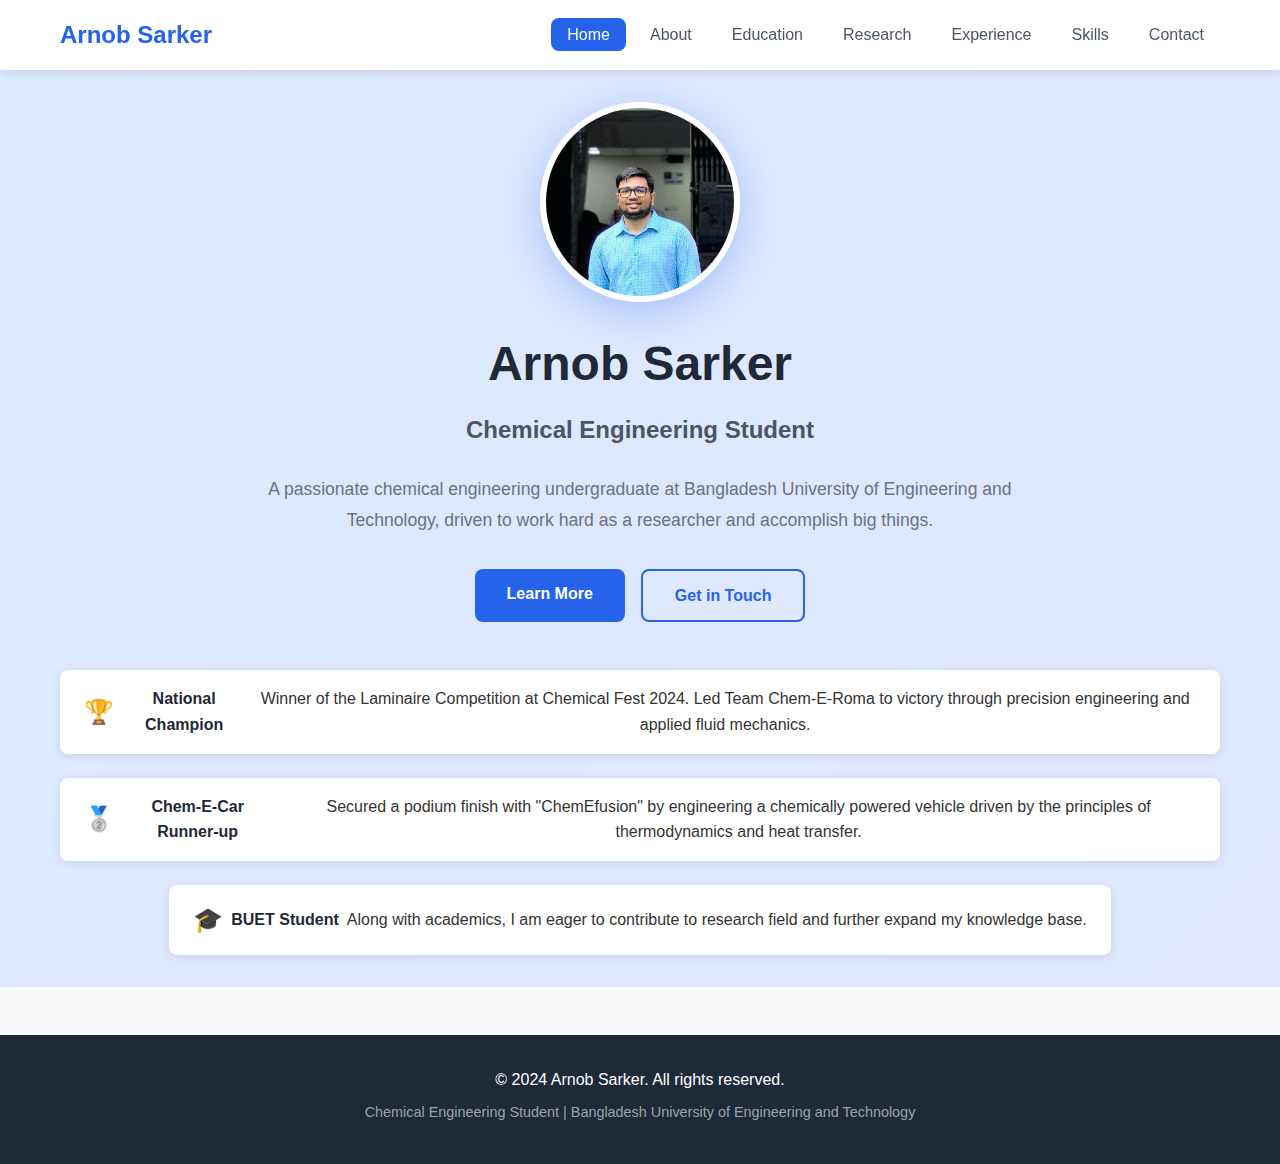
<file: index.html>
<!DOCTYPE html>
<html lang="en">
<head>
    <meta charset="UTF-8">
    <meta name="viewport" content="width=device-width, initial-scale=1.0">
    <title>Arnob Sarker - Chemical Engineering Student</title>
    <link rel="stylesheet" href="css/style.css">
</head>
<body>
    <nav class="navbar">
        <div class="container">
            <div class="logo">Arnob Sarker</div>
            <div class="hamburger" id="hamburger">
                <span></span>
                <span></span>
                <span></span>
            </div>
            <ul class="nav-menu" id="nav-menu">
                <li><a href="index.html" class="active">Home</a></li>
                <li><a href="about.html">About</a></li>
                <li><a href="education.html">Education</a></li>
                <li><a href="research.html">Research</a></li>
                <li><a href="experience.html">Experience</a></li>
                <li><a href="skills.html">Skills</a></li>
                <li><a href="contact.html">Contact</a></li>
            </ul>
        </div>
    </nav>

    <section class="hero">
        <div class="container">
            <div class="hero-content">
                <!-- Replace the old profile-circle div with this image -->
                <div class="profile-image-container">
                    <img src="profile.jpg" alt="Arnob Sarker at BUET Chemical Engineering Department" class="profile-image">
                </div>
                
                <h1>Arnob Sarker</h1>
                <h2>Chemical Engineering Student</h2>
                <p class="tagline">A passionate chemical engineering undergraduate at Bangladesh University of Engineering and Technology, driven to work hard as a researcher and accomplish big things.</p>
                <div class="cta-buttons">
                    <a href="about.html" class="btn btn-primary">Learn More</a>
                    <a href="contact.html" class="btn btn-secondary">Get in Touch</a>
                </div>
                <div class="achievements-preview">
                    <div class="achievement-badge">
                        <span class="badge-icon">🏆</span>
                        <span class="badge-text">National Champion</span>
                         <span>
                         <p>Winner of the Laminaire Competition at Chemical Fest 2024. Led Team Chem-E-Roma to victory through precision engineering and applied fluid mechanics.</p>
                             </span>
                        </div>
                    <div class="achievement-badge">
                        <span class="badge-icon">🥈</span>
                        <span class="badge-text">Chem-E-Car Runner-up</span>
                         <span>
                         <p>Secured a podium finish with "ChemEfusion" by engineering a chemically powered vehicle driven by the principles of thermodynamics and heat transfer.</p>
                         </span>
                    </div>
                    <div class="achievement-badge">
                        <span class="badge-icon">🎓</span>
                        <span class="badge-text">BUET Student</span>
                         <span>
                         <p>  Along with academics, I am eager to contribute to research field and further expand my knowledge base.</p>
                                 
                             </span>
                    </div>
                </div>
            </div>
        </div>
    </section>

    <footer>
        <div class="container">
            <p>&copy; 2024 Arnob Sarker. All rights reserved.</p>
            <p class="footer-subtitle">Chemical Engineering Student | Bangladesh University of Engineering and Technology</p>
        </div>
    </footer>

    <script src="js/main.js"></script>
</body>
</html>
</file>
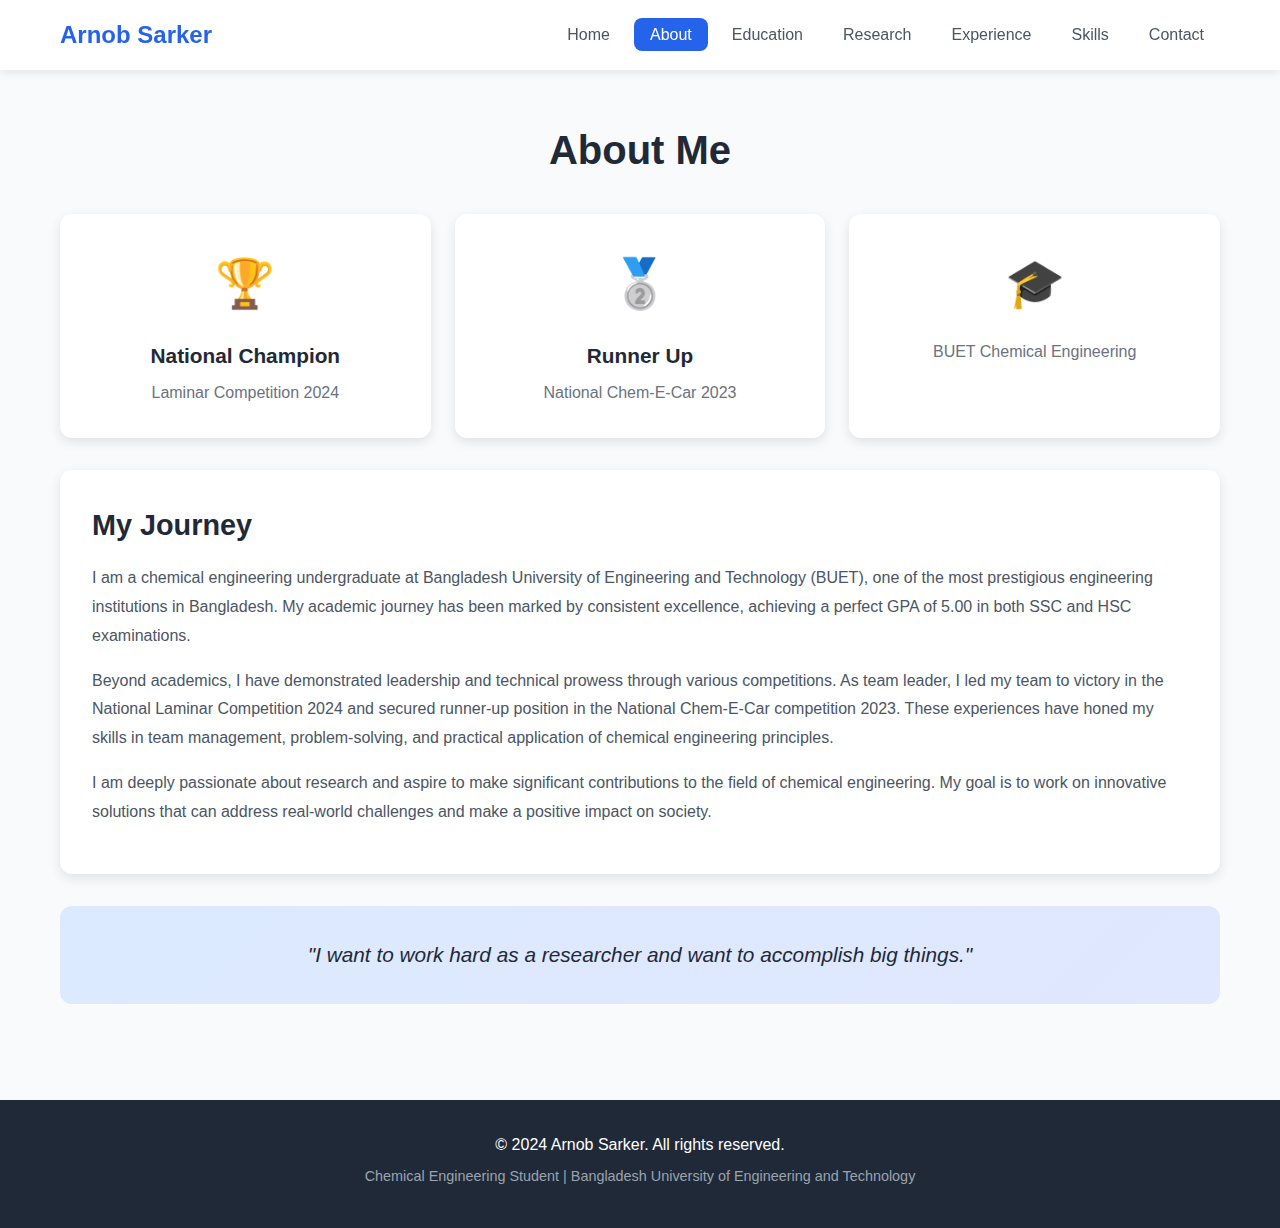
<file: about.html>
<!DOCTYPE html>
<html lang="en">
<head>
    <meta charset="UTF-8">
    <meta name="viewport" content="width=device-width, initial-scale=1.0">
    <title>About - Arnob Sarker</title>
    <link rel="stylesheet" href="css/style.css">
</head>
<body>
    <nav class="navbar">
        <div class="container">
            <div class="logo">Arnob Sarker</div>
            <div class="hamburger" id="hamburger">
                <span></span>
                <span></span>
                <span></span>
            </div>
            <ul class="nav-menu" id="nav-menu">
    <li><a href="index.html">Home</a></li>
    <li><a href="about.html">About</a></li>
    <li><a href="education.html">Education</a></li>
    <li><a href="research.html">Research</a></li> <!-- ADD THIS LINE -->
    <li><a href="experience.html">Experience</a></li>
    <li><a href="skills.html">Skills</a></li>
    <li><a href="contact.html">Contact</a></li>
</ul>
        </div>
    </nav>

    <section class="page-section">
        <div class="container">
            <h1 class="page-title">About Me</h1>
            
            <div class="about-grid">
                <div class="about-card">
                    <div class="card-icon">🏆</div>
                    <h3>National Champion</h3>
                    <p>Laminar Competition 2024</p>
                </div>
                <div class="about-card">
                    <div class="card-icon">🥈</div>
                    <h3>Runner Up</h3>
                    <p>National Chem-E-Car 2023</p>
                </div>
                <div class="about-card">
                    <div class="card-icon">🎓</div>
                    <p>BUET Chemical Engineering</p>
                </div>
            </div>

            <div class="content-card">
                <h2>My Journey</h2>
                <p>I am a chemical engineering undergraduate at Bangladesh University of Engineering and Technology (BUET), one of the most prestigious engineering institutions in Bangladesh. My academic journey has been marked by consistent excellence, achieving a perfect GPA of 5.00 in both SSC and HSC examinations.</p>
                
                <p>Beyond academics, I have demonstrated leadership and technical prowess through various competitions. As team leader, I led my team to victory in the National Laminar Competition 2024 and secured runner-up position in the National Chem-E-Car competition 2023. These experiences have honed my skills in team management, problem-solving, and practical application of chemical engineering principles.</p>
                
                <p>I am deeply passionate about research and aspire to make significant contributions to the field of chemical engineering. My goal is to work on innovative solutions that can address real-world challenges and make a positive impact on society.</p>
            </div>

            <div class="quote-card">
                <blockquote>
                    "I want to work hard as a researcher and want to accomplish big things."
                </blockquote>
            </div>
        </div>
    </section>

    <footer>
        <div class="container">
            <p>&copy; 2024 Arnob Sarker. All rights reserved.</p>
            <p class="footer-subtitle">Chemical Engineering Student | Bangladesh University of Engineering and Technology</p>
        </div>
    </footer>

    <script src="js/main.js"></script>
</body>
</html>
</file>
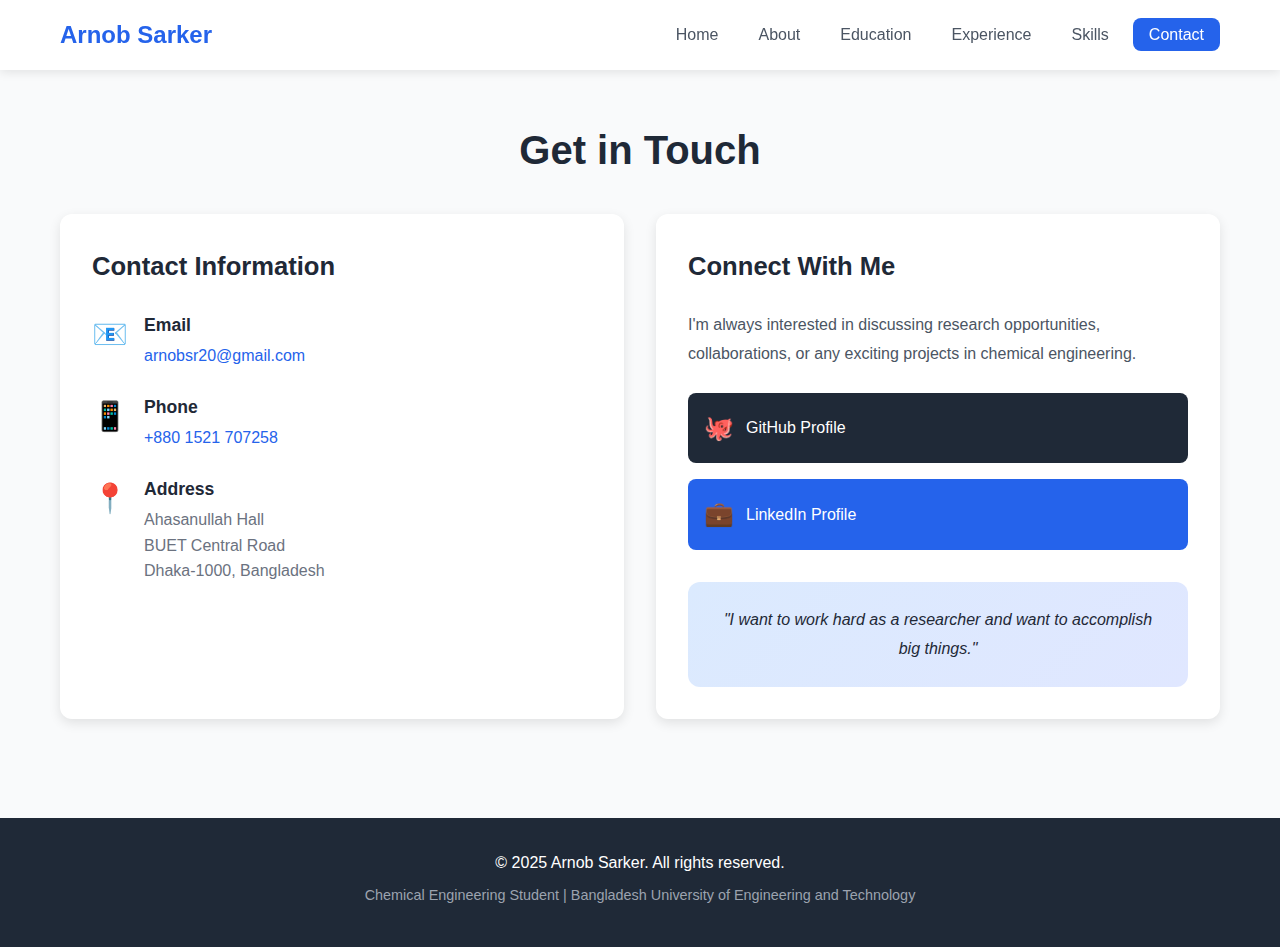
<file: contact.html>
<!DOCTYPE html>
<html lang="en">
<head>
    <meta charset="UTF-8">
    <meta name="viewport" content="width=device-width, initial-scale=1.0">
    <title>Contact - Arnob Sarker</title>
    <link rel="stylesheet" href="css/style.css">
</head>
<body>
    <nav class="navbar">
        <div class="container">
            <div class="logo">Arnob Sarker</div>
            <div class="hamburger" id="hamburger">
                <span></span>
                <span></span>
                <span></span>
            </div>
            <ul class="nav-menu" id="nav-menu">
                <li><a href="index.html">Home</a></li>
                <li><a href="about.html">About</a></li>
                <li><a href="education.html">Education</a></li>
                <li><a href="experience.html">Experience</a></li>
                <li><a href="skills.html">Skills</a></li>
                <li><a href="contact.html" class="active">Contact</a></li>
            </ul>
        </div>
    </nav>

    <section class="page-section">
        <div class="container">
            <h1 class="page-title">Get in Touch</h1>

            <div class="contact-grid">
                <div class="contact-info-card">
                    <h2>Contact Information</h2>
                    
                    <div class="contact-item">
                        <div class="contact-icon">📧</div>
                        <div>
                            <h3>Email</h3>
                            <a href="mailto:arnobsr20@gmail.com">arnobsr20@gmail.com</a>
                        </div>
                    </div>

                    <div class="contact-item">
                        <div class="contact-icon">📱</div>
                        <div>
                            <h3>Phone</h3>
                            <a href="tel:+8801521707258">+880 1521 707258</a>
                        </div>
                    </div>

                    <div class="contact-item">
                        <div class="contact-icon">📍</div>
                        <div>
                            <h3>Address</h3>
                            <p>Ahasanullah Hall<br>
                            BUET Central Road<br>
                            Dhaka-1000, Bangladesh</p>
                        </div>
                    </div>
                </div>

                <div class="connect-card">
                    <h2>Connect With Me</h2>
                    <p>I'm always interested in discussing research opportunities, collaborations, or any exciting projects in chemical engineering.</p>
                    
                    <div class="social-links">
                        <a href="https://github.com/yourusername" target="_blank" rel="noopener noreferrer" class="social-btn github">
                            <span class="social-icon">🐙</span>
                            <span>GitHub Profile</span>
                        </a>
                        <a href="https://www.linkedin.com/in/arnob-sarker-5bb134219" target="_blank" rel="noopener noreferrer" class="social-btn linkedin">
                            <span class="social-icon">💼</span>
                            <span>LinkedIn Profile</span>
                        </a>
                    </div>

                    <div class="quote-box">
                        <p>"I want to work hard as a researcher and want to accomplish big things."</p>
                    </div>
                </div>
            </div>
        </div>
    </section>

    <footer>
        <div class="container">
            <p>&copy; 2025 Arnob Sarker. All rights reserved.</p>
            <p class="footer-subtitle">Chemical Engineering Student | Bangladesh University of Engineering and Technology</p>
        </div>
    </footer>

    <script src="js/main.js"></script>
</body>
</html>
</file>
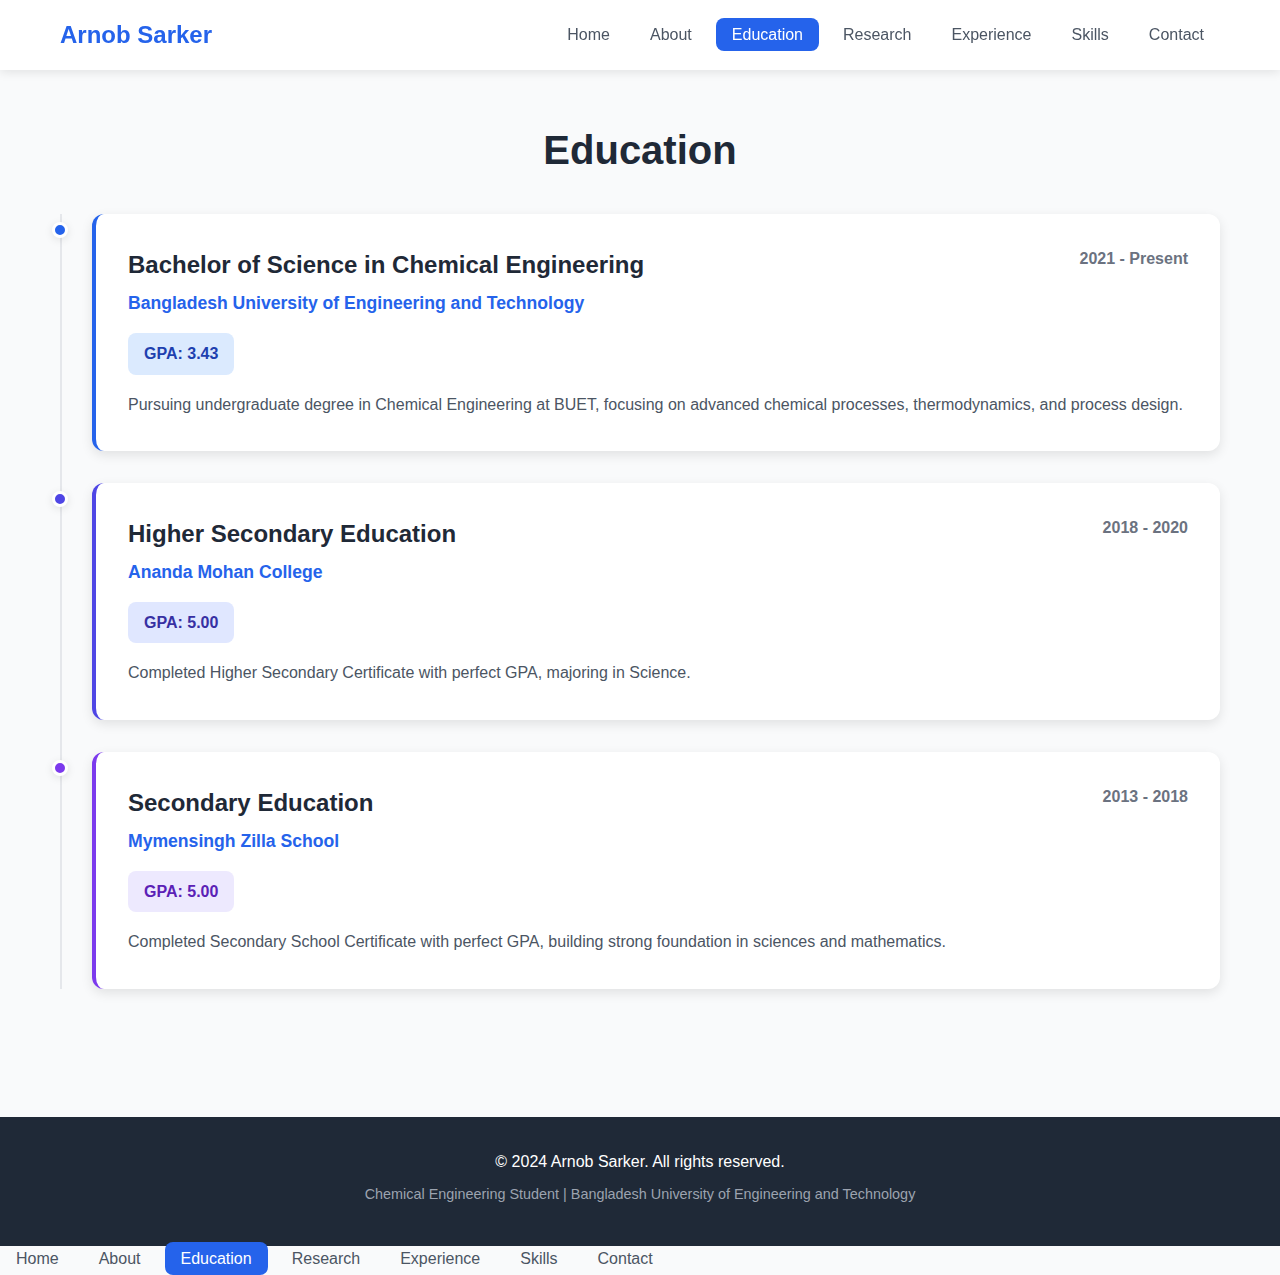
<file: education.html>
<!DOCTYPE html>
<html lang="en">
<head>
    <meta charset="UTF-8">
    <meta name="viewport" content="width=device-width, initial-scale=1.0">
    <title>Education - Arnob Sarker</title>
    <link rel="stylesheet" href="css/style.css">
</head>
<body>
    <nav class="navbar">
        <div class="container">
            <div class="logo">Arnob Sarker</div>
            <div class="hamburger" id="hamburger">
                <span></span>
                <span></span>
                <span></span>
            </div>
          <ul class="nav-menu" id="nav-menu">
    <li><a href="index.html">Home</a></li>
    <li><a href="about.html">About</a></li>
    <li><a href="education.html">Education</a></li>
    <li><a href="research.html">Research</a></li> <!-- ADD THIS LINE -->
    <li><a href="experience.html">Experience</a></li>
    <li><a href="skills.html">Skills</a></li>
    <li><a href="contact.html">Contact</a></li>
</ul>
        </div>
    </nav>

    <section class="page-section">
        <div class="container">
            <h1 class="page-title">Education</h1>

            <div class="timeline">
                <div class="timeline-item">
                    <div class="timeline-marker blue"></div>
                    <div class="timeline-content">
                        <div class="education-header">
                            <div>
                                <h2>Bachelor of Science in Chemical Engineering</h2>
                                <h3>Bangladesh University of Engineering and Technology</h3>
                            </div>
                            <span class="year">2021 - Present</span>
                        </div>
                        <div class="gpa-badge blue">GPA: 3.43</div>
                        <p>Pursuing undergraduate degree in Chemical Engineering at BUET, focusing on advanced chemical processes, thermodynamics, and process design.</p>
                    </div>
                </div>

                <div class="timeline-item">
                    <div class="timeline-marker indigo"></div>
                    <div class="timeline-content">
                        <div class="education-header">
                            <div>
                                <h2>Higher Secondary Education</h2>
                                <h3>Ananda Mohan College</h3>
                            </div>
                            <span class="year">2018 - 2020</span>
                        </div>
                        <div class="gpa-badge indigo">GPA: 5.00</div>
                        <p>Completed Higher Secondary Certificate with perfect GPA, majoring in Science.</p>
                    </div>
                </div>

                <div class="timeline-item">
                    <div class="timeline-marker purple"></div>
                    <div class="timeline-content">
                        <div class="education-header">
                            <div>
                                <h2>Secondary Education</h2>
                                <h3>Mymensingh Zilla School</h3>
                            </div>
                            <span class="year">2013 - 2018</span>
                        </div>
                        <div class="gpa-badge purple">GPA: 5.00</div>
                        <p>Completed Secondary School Certificate with perfect GPA, building strong foundation in sciences and mathematics.</p>
                    </div>
                </div>
            </div>
        </div>
    </section>

    <footer>
        <div class="container">
            <p>&copy; 2024 Arnob Sarker. All rights reserved.</p>
            <p class="footer-subtitle">Chemical Engineering Student | Bangladesh University of Engineering and Technology</p>
        </div>
    </footer>

    <script src="js/main.js"></script>
</body>
</html>
<ul class="nav-menu" id="nav-menu">
    <li><a href="index.html">Home</a></li>
    <li><a href="about.html">About</a></li>
    <li><a href="education.html">Education</a></li>
    <li><a href="research.html">Research</a></li> <!-- ADD THIS LINE -->
    <li><a href="experience.html">Experience</a></li>
    <li><a href="skills.html">Skills</a></li>
    <li><a href="contact.html">Contact</a></li>
</ul>
</file>
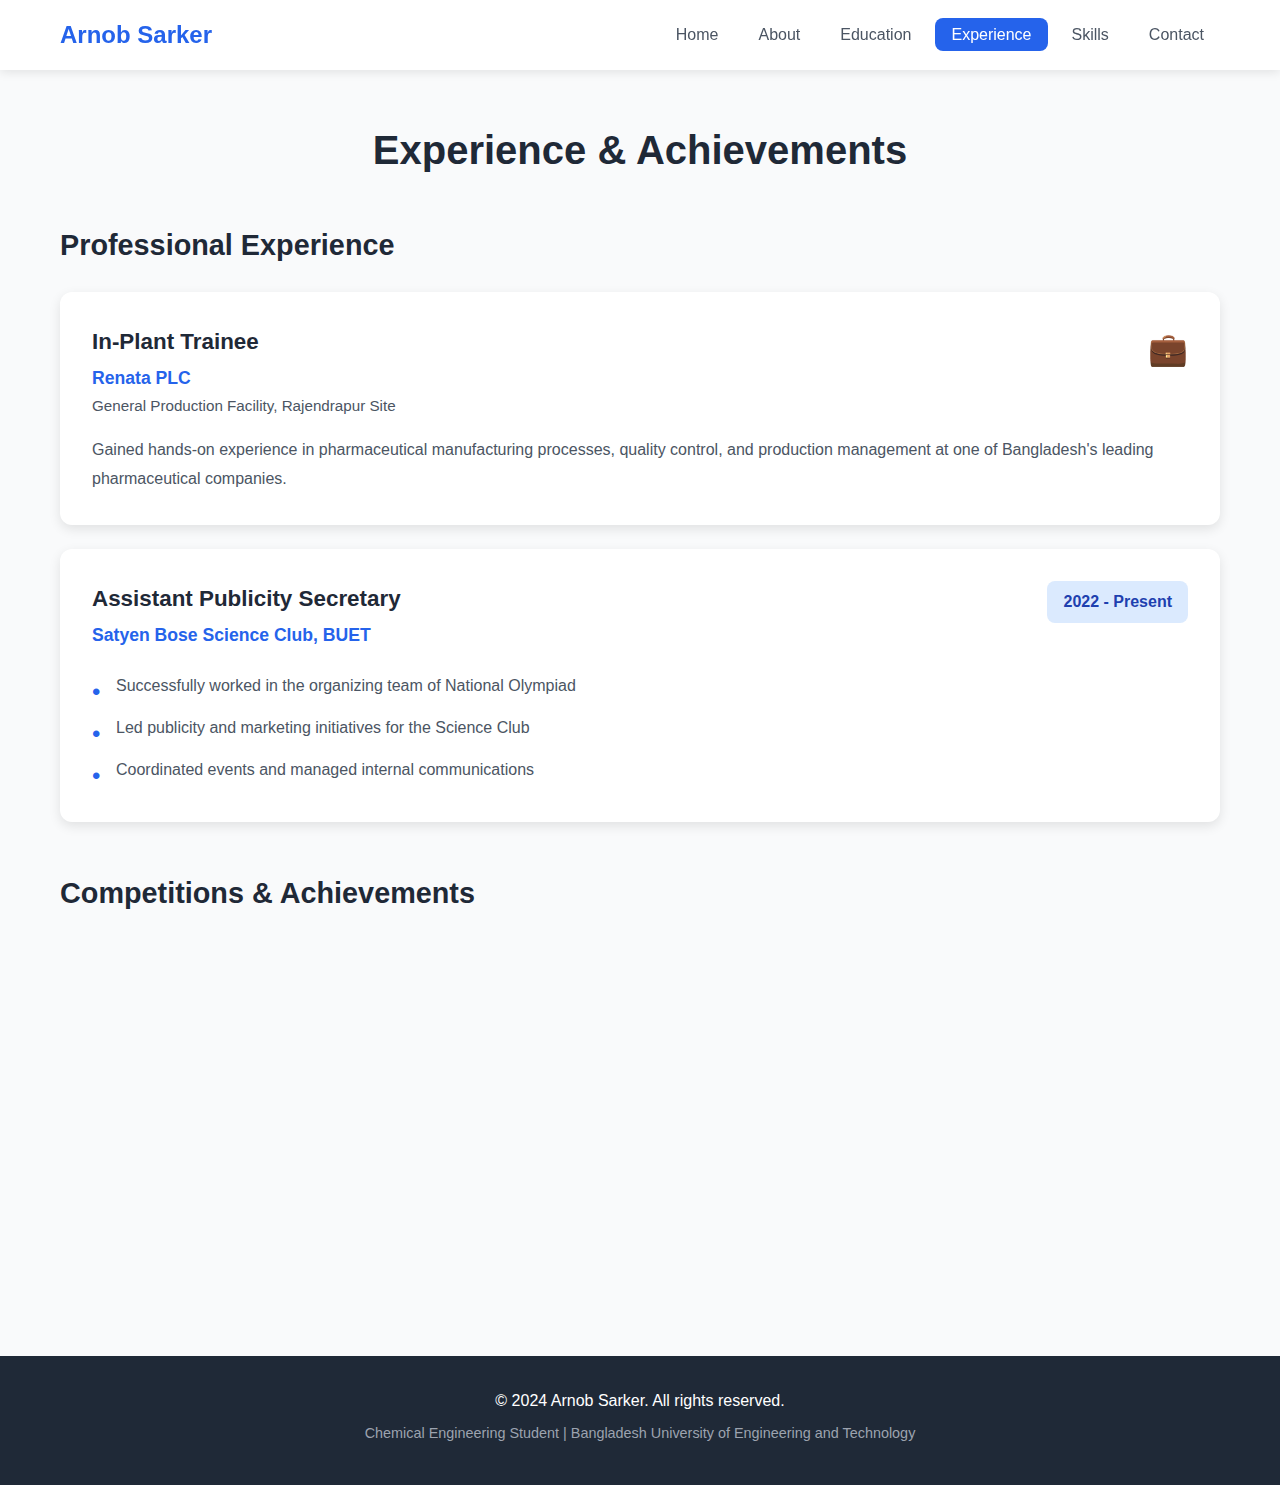
<file: experience.html>
<!DOCTYPE html>
<html lang="en">
<head>
    <meta charset="UTF-8">
    <meta name="viewport" content="width=device-width, initial-scale=1.0">
    <title>Experience - Arnob Sarker</title>
    <link rel="stylesheet" href="css/style.css">
</head>
<body>
    <nav class="navbar">
        <div class="container">
            <div class="logo">Arnob Sarker</div>
            <div class="hamburger" id="hamburger">
                <span></span>
                <span></span>
                <span></span>
            </div>
            <ul class="nav-menu" id="nav-menu">
                <li><a href="index.html">Home</a></li>
                <li><a href="about.html">About</a></li>
                <li><a href="education.html">Education</a></li>
                <li><a href="experience.html" class="active">Experience</a></li>
                <li><a href="skills.html">Skills</a></li>
                <li><a href="contact.html">Contact</a></li>
            </ul>
        </div>
    </nav>

    <section class="page-section">
        <div class="container">
            <h1 class="page-title">Experience & Achievements</h1>

            <h2 class="section-subtitle">Professional Experience</h2>
            
            <div class="experience-grid">
                <div class="experience-card">
                    <div class="card-header">
                        <div>
                            <h3>In-Plant Trainee</h3>
                            <h4>Renata PLC</h4>
                            <p class="location">General Production Facility, Rajendrapur Site</p>
                        </div>
                        <div class="icon">💼</div>
                    </div>
                    <p>Gained hands-on experience in pharmaceutical manufacturing processes, quality control, and production management at one of Bangladesh's leading pharmaceutical companies.</p>
                </div>

                <div class="experience-card">
                    <div class="card-header">
                        <div>
                            <h3>Assistant Publicity Secretary</h3>
                            <h4>Satyen Bose Science Club, BUET</h4>
                        </div>
                        <span class="year-badge">2022 - Present</span>
                    </div>
                    <ul class="responsibilities">
                        <li>Successfully worked in the organizing team of National Olympiad</li>
                        <li>Led publicity and marketing initiatives for the Science Club</li>
                        <li>Coordinated events and managed internal communications</li>
                    </ul>
                </div>
            </div>

            <h2 class="section-subtitle">Competitions & Achievements</h2>
            
            <div class="achievements-grid">
                <div class="achievement-card gold">
                    <div class="achievement-icon">🏆</div>
                    <h3>National Laminar Competition Champion</h3>
                    <span class="year">2024</span>
                    <p>Team Leader and Participant - Led the team to national championship victory</p>
                </div>

                <div class="achievement-card silver">
                    <div class="achievement-icon">🥈</div>
                    <h3>National Chem-E-Car Runner Up</h3>
                    <span class="year">2023</span>
                    <p>Team Leader and Participant - Secured second place in national competition</p>
                </div>

                <div class="achievement-card bronze">
                    <div class="achievement-icon">🎖️</div>
                    <h3>National Olympiad Volunteer</h3>
                    <span class="year">2022</span>
                    <p>Internal Management Team - Contributed to successful event organization</p>
                </div>
            </div>
        </div>
    </section>

    <footer>
        <div class="container">
            <p>&copy; 2024 Arnob Sarker. All rights reserved.</p>
            <p class="footer-subtitle">Chemical Engineering Student | Bangladesh University of Engineering and Technology</p>
        </div>
    </footer>

    <script src="js/main.js"></script>
</body>
</html>
</file>
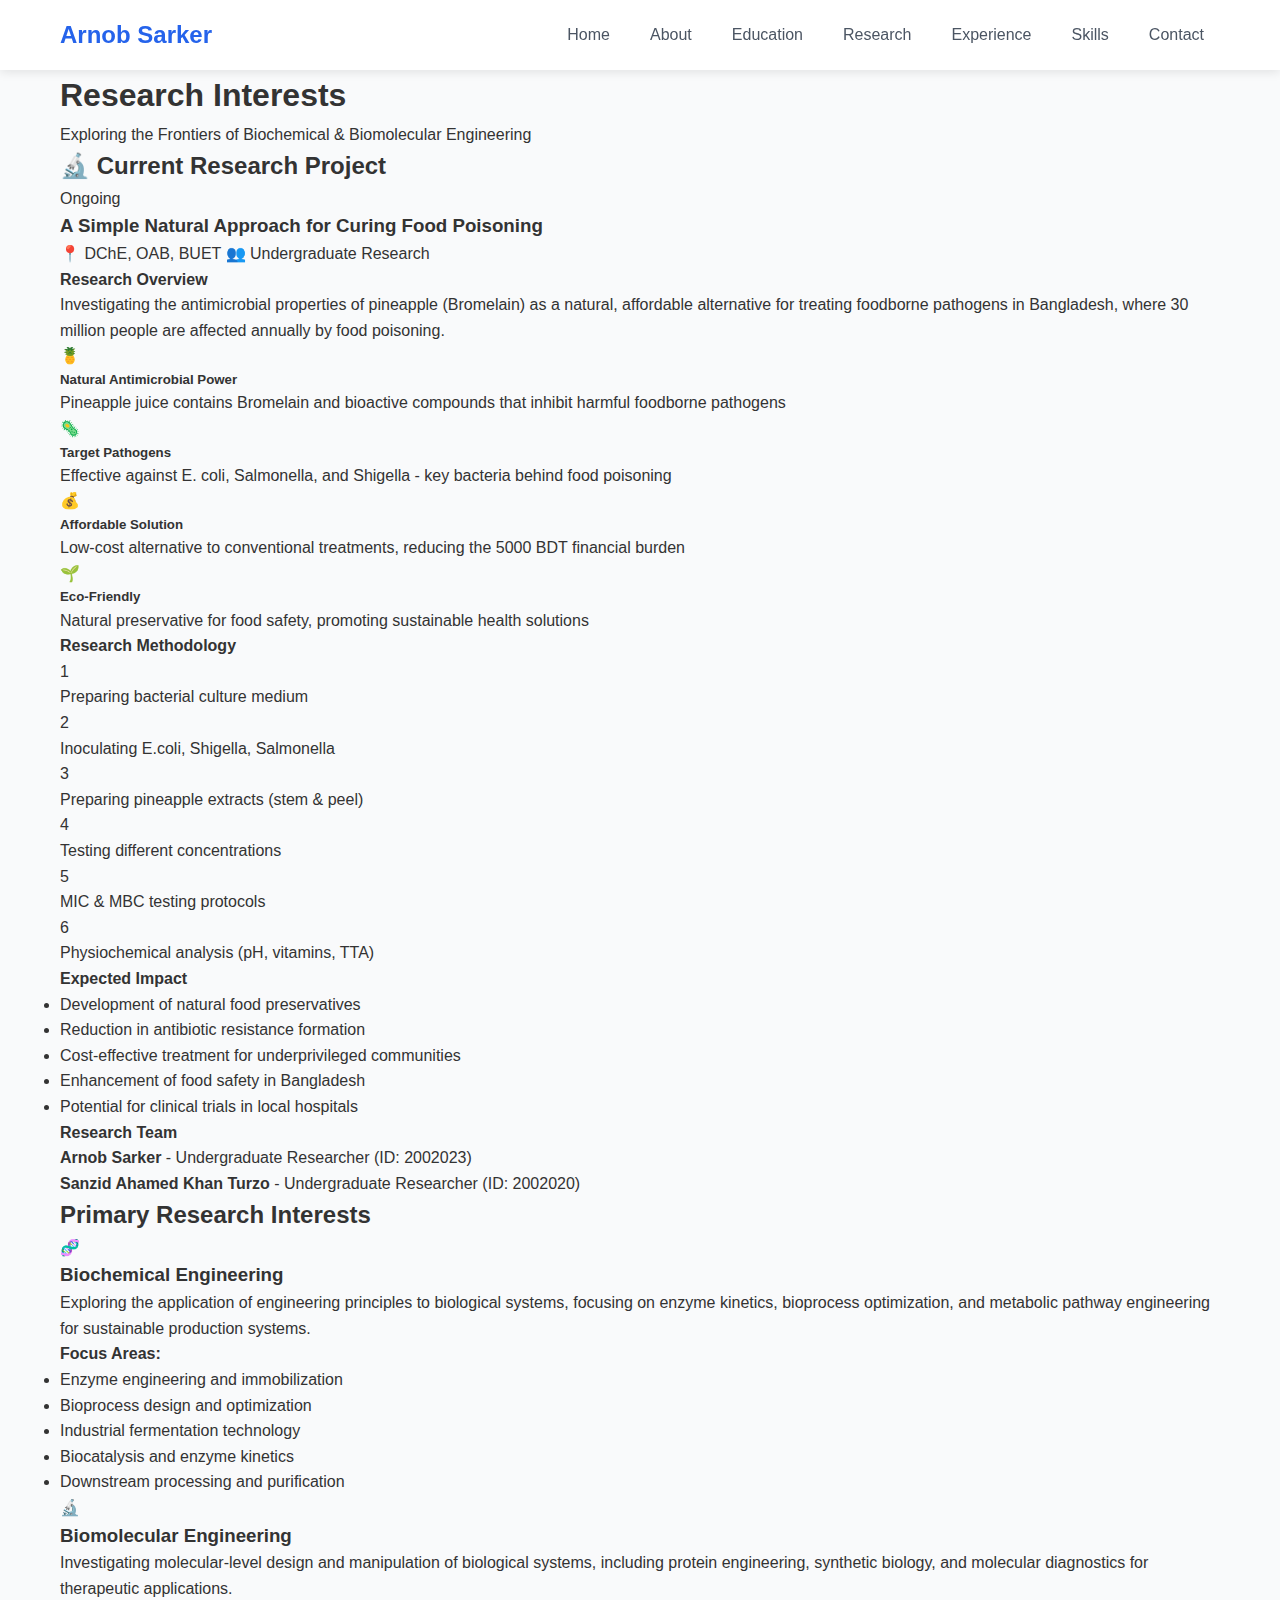
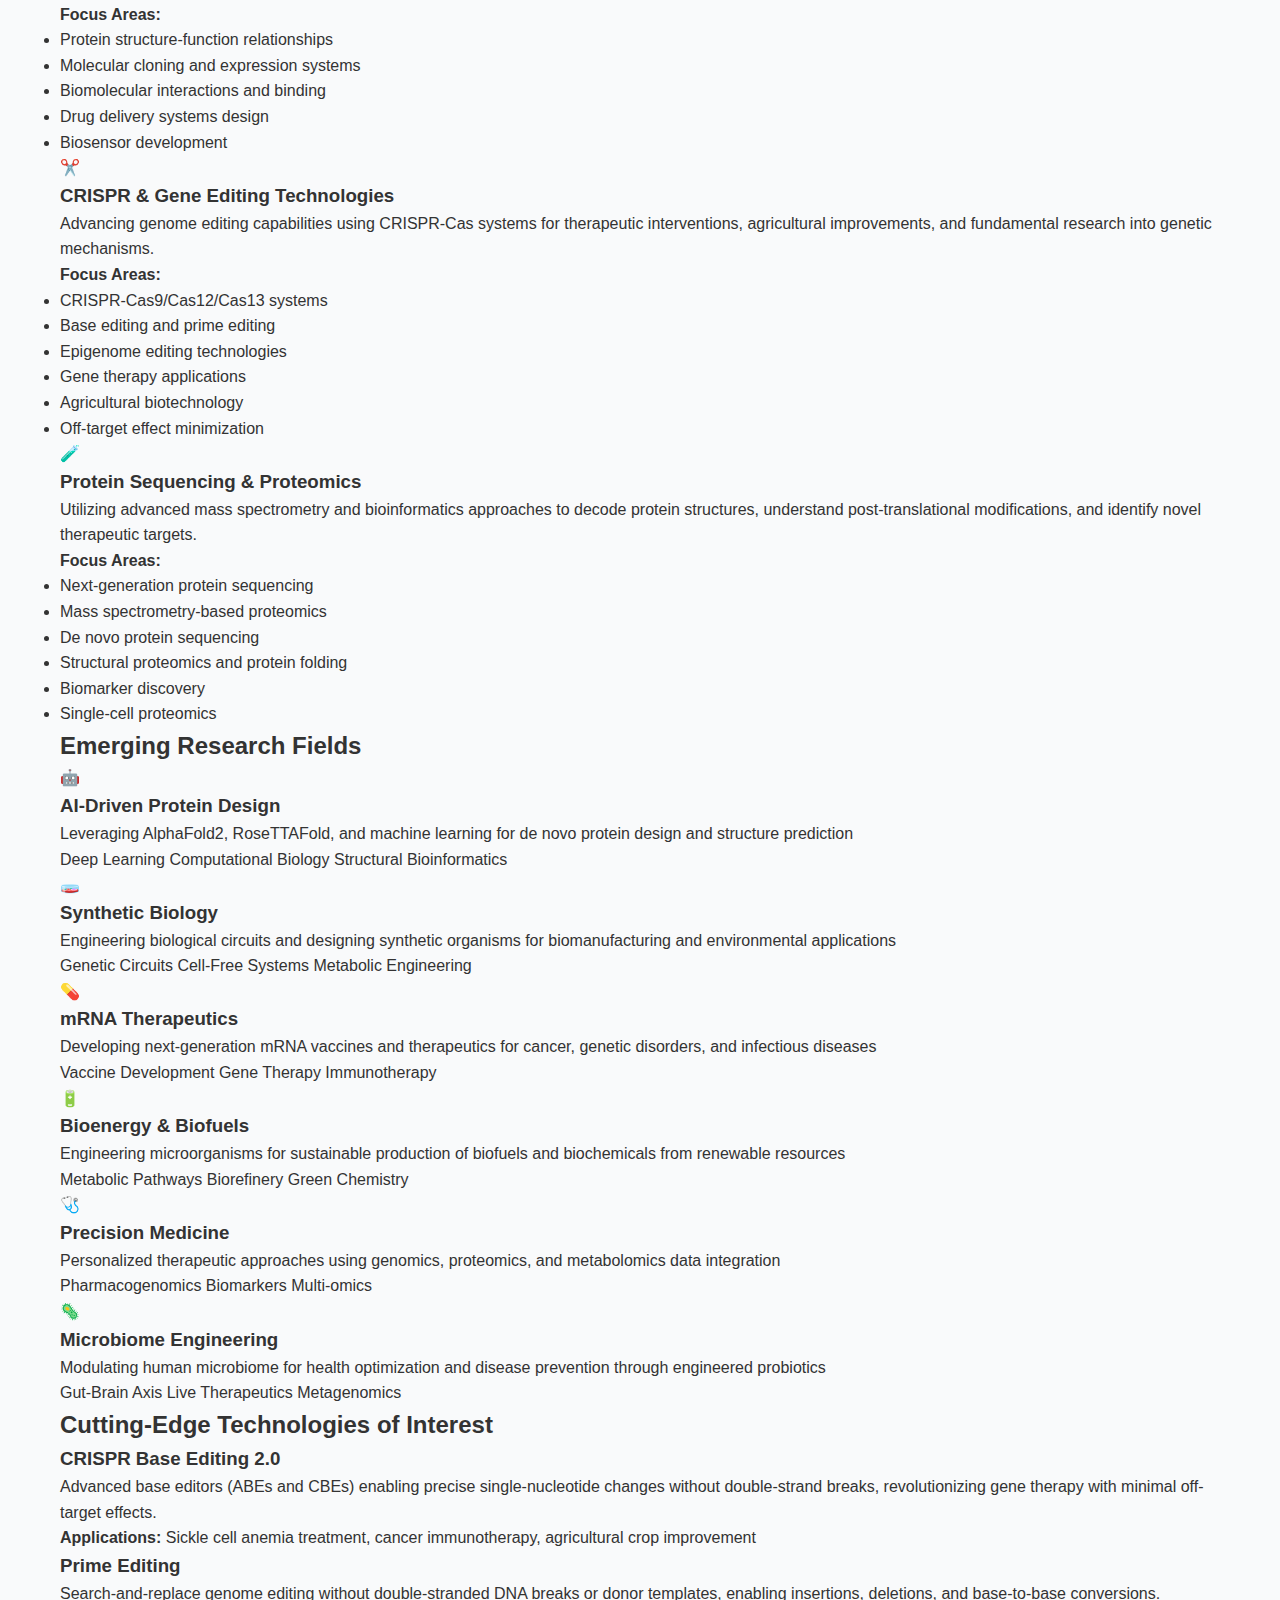
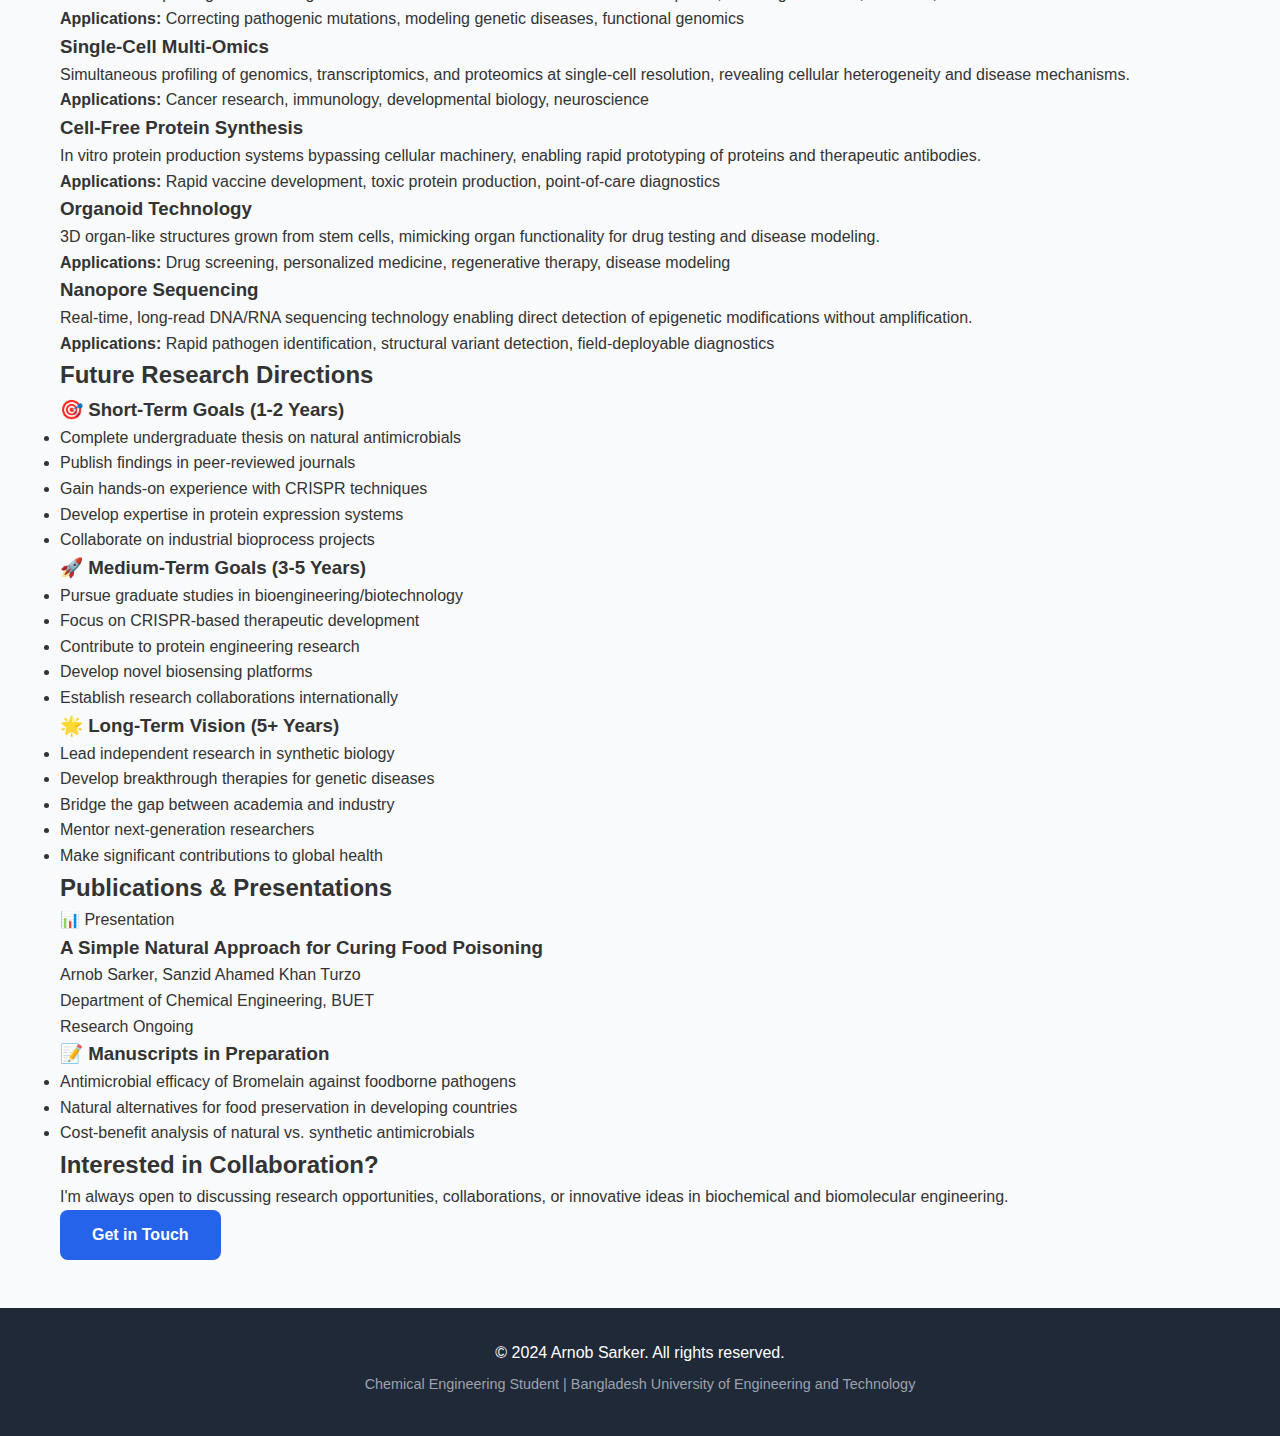
<file: Research Interest.html>
<!DOCTYPE html>
<html lang="en">
<head>
    <meta charset="UTF-8">
    <meta name="viewport" content="width=device-width, initial-scale=1.0">
    <title>Research Interests - Arnob Sarker</title>
    <link rel="stylesheet" href="css/style.css">
    <link rel="stylesheet" href="css/research.css">
</head>
<body>
    <nav class="navbar">
        <div class="container">
            <div class="logo">Arnob Sarker</div>
            <div class="hamburger" id="hamburger">
                <span></span>
                <span></span>
                <span></span>
            </div>
            <ul class="nav-menu" id="nav-menu">
                <li><a href="index.html">Home</a></li>
                <li><a href="about.html">About</a></li>
                <li><a href="education.html">Education</a></li>
                <li><a href="research.html" class="active">Research</a></li>
                <li><a href="experience.html">Experience</a></li>
                <li><a href="skills.html">Skills</a></li>
                <li><a href="contact.html">Contact</a></li>
            </ul>
        </div>
    </nav>

    <!-- Hero Section -->
    <section class="research-hero">
        <div class="container">
            <div class="hero-overlay">
                <h1>Research Interests</h1>
                <p class="hero-subtitle">Exploring the Frontiers of Biochemical & Biomolecular Engineering</p>
            </div>
        </div>
    </section>

    <!-- Current Research Project -->
    <section class="current-research">
        <div class="container">
            <div class="section-header">
                <h2>🔬 Current Research Project</h2>
                <span class="badge-ongoing">Ongoing</span>
            </div>
            
            <div class="project-card featured">
                <div class="project-header">
                    <h3>A Simple Natural Approach for Curing Food Poisoning</h3>
                    <div class="project-meta">
                        <span class="meta-item">📍 DChE, OAB, BUET</span>
                        <span class="meta-item">👥 Undergraduate Research</span>
                    </div>
                </div>

                <div class="project-content">
                    <div class="research-overview">
                        <h4>Research Overview</h4>
                        <p>Investigating the antimicrobial properties of pineapple (Bromelain) as a natural, affordable alternative for treating foodborne pathogens in Bangladesh, where 30 million people are affected annually by food poisoning.</p>
                    </div>

                    <div class="research-highlights">
                        <div class="highlight-card">
                            <div class="highlight-icon">🍍</div>
                            <h5>Natural Antimicrobial Power</h5>
                            <p>Pineapple juice contains Bromelain and bioactive compounds that inhibit harmful foodborne pathogens</p>
                        </div>
                        <div class="highlight-card">
                            <div class="highlight-icon">🦠</div>
                            <h5>Target Pathogens</h5>
                            <p>Effective against E. coli, Salmonella, and Shigella - key bacteria behind food poisoning</p>
                        </div>
                        <div class="highlight-card">
                            <div class="highlight-icon">💰</div>
                            <h5>Affordable Solution</h5>
                            <p>Low-cost alternative to conventional treatments, reducing the 5000 BDT financial burden</p>
                        </div>
                        <div class="highlight-card">
                            <div class="highlight-icon">🌱</div>
                            <h5>Eco-Friendly</h5>
                            <p>Natural preservative for food safety, promoting sustainable health solutions</p>
                        </div>
                    </div>

                    <div class="research-methodology">
                        <h4>Research Methodology</h4>
                        <div class="methodology-grid">
                            <div class="method-step">
                                <span class="step-number">1</span>
                                <p>Preparing bacterial culture medium</p>
                            </div>
                            <div class="method-step">
                                <span class="step-number">2</span>
                                <p>Inoculating E.coli, Shigella, Salmonella</p>
                            </div>
                            <div class="method-step">
                                <span class="step-number">3</span>
                                <p>Preparing pineapple extracts (stem & peel)</p>
                            </div>
                            <div class="method-step">
                                <span class="step-number">4</span>
                                <p>Testing different concentrations</p>
                            </div>
                            <div class="method-step">
                                <span class="step-number">5</span>
                                <p>MIC & MBC testing protocols</p>
                            </div>
                            <div class="method-step">
                                <span class="step-number">6</span>
                                <p>Physiochemical analysis (pH, vitamins, TTA)</p>
                            </div>
                        </div>
                    </div>

                    <div class="research-impact">
                        <h4>Expected Impact</h4>
                        <ul>
                            <li>Development of natural food preservatives</li>
                            <li>Reduction in antibiotic resistance formation</li>
                            <li>Cost-effective treatment for underprivileged communities</li>
                            <li>Enhancement of food safety in Bangladesh</li>
                            <li>Potential for clinical trials in local hospitals</li>
                        </ul>
                    </div>

                    <div class="collaborators">
                        <h4>Research Team</h4>
                        <div class="team-member">
                            <strong>Arnob Sarker</strong> - Undergraduate Researcher (ID: 2002023)
                        </div>
                        <div class="team-member">
                            <strong>Sanzid Ahamed Khan Turzo</strong> - Undergraduate Researcher (ID: 2002020)
                        </div>
                    </div>
                </div>
            </div>
        </div>
    </section>

    <!-- Research Interests Areas -->
    <section class="research-areas">
        <div class="container">
            <h2 class="section-title">Primary Research Interests</h2>
            
            <div class="interests-grid">
                <!-- Biochemical Engineering -->
                <div class="interest-card">
                    <div class="interest-header">
                        <div class="interest-icon">🧬</div>
                        <h3>Biochemical Engineering</h3>
                    </div>
                    <p class="interest-description">
                        Exploring the application of engineering principles to biological systems, focusing on enzyme kinetics, bioprocess optimization, and metabolic pathway engineering for sustainable production systems.
                    </p>
                    <div class="sub-topics">
                        <h4>Focus Areas:</h4>
                        <ul>
                            <li>Enzyme engineering and immobilization</li>
                            <li>Bioprocess design and optimization</li>
                            <li>Industrial fermentation technology</li>
                            <li>Biocatalysis and enzyme kinetics</li>
                            <li>Downstream processing and purification</li>
                        </ul>
                    </div>
                </div>

                <!-- Biomolecular Engineering -->
                <div class="interest-card">
                    <div class="interest-header">
                        <div class="interest-icon">🔬</div>
                        <h3>Biomolecular Engineering</h3>
                    </div>
                    <p class="interest-description">
                        Investigating molecular-level design and manipulation of biological systems, including protein engineering, synthetic biology, and molecular diagnostics for therapeutic applications.
                    </p>
                    <div class="sub-topics">
                        <h4>Focus Areas:</h4>
                        <ul>
                            <li>Protein structure-function relationships</li>
                            <li>Molecular cloning and expression systems</li>
                            <li>Biomolecular interactions and binding</li>
                            <li>Drug delivery systems design</li>
                            <li>Biosensor development</li>
                        </ul>
                    </div>
                </div>

                <!-- CRISPR & Gene Editing -->
                <div class="interest-card">
                    <div class="interest-header">
                        <div class="interest-icon">✂️</div>
                        <h3>CRISPR & Gene Editing Technologies</h3>
                    </div>
                    <p class="interest-description">
                        Advancing genome editing capabilities using CRISPR-Cas systems for therapeutic interventions, agricultural improvements, and fundamental research into genetic mechanisms.
                    </p>
                    <div class="sub-topics">
                        <h4>Focus Areas:</h4>
                        <ul>
                            <li>CRISPR-Cas9/Cas12/Cas13 systems</li>
                            <li>Base editing and prime editing</li>
                            <li>Epigenome editing technologies</li>
                            <li>Gene therapy applications</li>
                            <li>Agricultural biotechnology</li>
                            <li>Off-target effect minimization</li>
                        </ul>
                    </div>
                </div>

                <!-- Protein Sequencing -->
                <div class="interest-card">
                    <div class="interest-header">
                        <div class="interest-icon">🧪</div>
                        <h3>Protein Sequencing & Proteomics</h3>
                    </div>
                    <p class="interest-description">
                        Utilizing advanced mass spectrometry and bioinformatics approaches to decode protein structures, understand post-translational modifications, and identify novel therapeutic targets.
                    </p>
                    <div class="sub-topics">
                        <h4>Focus Areas:</h4>
                        <ul>
                            <li>Next-generation protein sequencing</li>
                            <li>Mass spectrometry-based proteomics</li>
                            <li>De novo protein sequencing</li>
                            <li>Structural proteomics and protein folding</li>
                            <li>Biomarker discovery</li>
                            <li>Single-cell proteomics</li>
                        </ul>
                    </div>
                </div>
            </div>
        </div>
    </section>

    <!-- Emerging Research Fields -->
    <section class="emerging-fields">
        <div class="container">
            <h2 class="section-title">Emerging Research Fields</h2>
            
            <div class="emerging-grid">
                <div class="emerging-card">
                    <div class="emerging-icon">🤖</div>
                    <h3>AI-Driven Protein Design</h3>
                    <p>Leveraging AlphaFold2, RoseTTAFold, and machine learning for de novo protein design and structure prediction</p>
                    <div class="emerging-tags">
                        <span class="tag">Deep Learning</span>
                        <span class="tag">Computational Biology</span>
                        <span class="tag">Structural Bioinformatics</span>
                    </div>
                </div>

                <div class="emerging-card">
                    <div class="emerging-icon">🧫</div>
                    <h3>Synthetic Biology</h3>
                    <p>Engineering biological circuits and designing synthetic organisms for biomanufacturing and environmental applications</p>
                    <div class="emerging-tags">
                        <span class="tag">Genetic Circuits</span>
                        <span class="tag">Cell-Free Systems</span>
                        <span class="tag">Metabolic Engineering</span>
                    </div>
                </div>

                <div class="emerging-card">
                    <div class="emerging-icon">💊</div>
                    <h3>mRNA Therapeutics</h3>
                    <p>Developing next-generation mRNA vaccines and therapeutics for cancer, genetic disorders, and infectious diseases</p>
                    <div class="emerging-tags">
                        <span class="tag">Vaccine Development</span>
                        <span class="tag">Gene Therapy</span>
                        <span class="tag">Immunotherapy</span>
                    </div>
                </div>

                <div class="emerging-card">
                    <div class="emerging-icon">🔋</div>
                    <h3>Bioenergy & Biofuels</h3>
                    <p>Engineering microorganisms for sustainable production of biofuels and biochemicals from renewable resources</p>
                    <div class="emerging-tags">
                        <span class="tag">Metabolic Pathways</span>
                        <span class="tag">Biorefinery</span>
                        <span class="tag">Green Chemistry</span>
                    </div>
                </div>

                <div class="emerging-card">
                    <div class="emerging-icon">🩺</div>
                    <h3>Precision Medicine</h3>
                    <p>Personalized therapeutic approaches using genomics, proteomics, and metabolomics data integration</p>
                    <div class="emerging-tags">
                        <span class="tag">Pharmacogenomics</span>
                        <span class="tag">Biomarkers</span>
                        <span class="tag">Multi-omics</span>
                    </div>
                </div>

                <div class="emerging-card">
                    <div class="emerging-icon">🦠</div>
                    <h3>Microbiome Engineering</h3>
                    <p>Modulating human microbiome for health optimization and disease prevention through engineered probiotics</p>
                    <div class="emerging-tags">
                        <span class="tag">Gut-Brain Axis</span>
                        <span class="tag">Live Therapeutics</span>
                        <span class="tag">Metagenomics</span>
                    </div>
                </div>
            </div>
        </div>
    </section>

    <!-- Cutting-Edge Technologies -->
    <section class="technologies-section">
        <div class="container">
            <h2 class="section-title">Cutting-Edge Technologies of Interest</h2>
            
            <div class="tech-timeline">
                <div class="tech-item">
                    <div class="tech-content">
                        <h3>CRISPR Base Editing 2.0</h3>
                        <p>Advanced base editors (ABEs and CBEs) enabling precise single-nucleotide changes without double-strand breaks, revolutionizing gene therapy with minimal off-target effects.</p>
                        <div class="tech-applications">
                            <strong>Applications:</strong> Sickle cell anemia treatment, cancer immunotherapy, agricultural crop improvement
                        </div>
                    </div>
                </div>

                <div class="tech-item">
                    <div class="tech-content">
                        <h3>Prime Editing</h3>
                        <p>Search-and-replace genome editing without double-stranded DNA breaks or donor templates, enabling insertions, deletions, and base-to-base conversions.</p>
                        <div class="tech-applications">
                            <strong>Applications:</strong> Correcting pathogenic mutations, modeling genetic diseases, functional genomics
                        </div>
                    </div>
                </div>

                <div class="tech-item">
                    <div class="tech-content">
                        <h3>Single-Cell Multi-Omics</h3>
                        <p>Simultaneous profiling of genomics, transcriptomics, and proteomics at single-cell resolution, revealing cellular heterogeneity and disease mechanisms.</p>
                        <div class="tech-applications">
                            <strong>Applications:</strong> Cancer research, immunology, developmental biology, neuroscience
                        </div>
                    </div>
                </div>

                <div class="tech-item">
                    <div class="tech-content">
                        <h3>Cell-Free Protein Synthesis</h3>
                        <p>In vitro protein production systems bypassing cellular machinery, enabling rapid prototyping of proteins and therapeutic antibodies.</p>
                        <div class="tech-applications">
                            <strong>Applications:</strong> Rapid vaccine development, toxic protein production, point-of-care diagnostics
                        </div>
                    </div>
                </div>

                <div class="tech-item">
                    <div class="tech-content">
                        <h3>Organoid Technology</h3>
                        <p>3D organ-like structures grown from stem cells, mimicking organ functionality for drug testing and disease modeling.</p>
                        <div class="tech-applications">
                            <strong>Applications:</strong> Drug screening, personalized medicine, regenerative therapy, disease modeling
                        </div>
                    </div>
                </div>

                <div class="tech-item">
                    <div class="tech-content">
                        <h3>Nanopore Sequencing</h3>
                        <p>Real-time, long-read DNA/RNA sequencing technology enabling direct detection of epigenetic modifications without amplification.</p>
                        <div class="tech-applications">
                            <strong>Applications:</strong> Rapid pathogen identification, structural variant detection, field-deployable diagnostics
                        </div>
                    </div>
                </div>
            </div>
        </div>
    </section>

    <!-- Future Directions -->
    <section class="future-directions">
        <div class="container">
            <h2 class="section-title">Future Research Directions</h2>
            
            <div class="directions-grid">
                <div class="direction-card">
                    <h3>🎯 Short-Term Goals (1-2 Years)</h3>
                    <ul>
                        <li>Complete undergraduate thesis on natural antimicrobials</li>
                        <li>Publish findings in peer-reviewed journals</li>
                        <li>Gain hands-on experience with CRISPR techniques</li>
                        <li>Develop expertise in protein expression systems</li>
                        <li>Collaborate on industrial bioprocess projects</li>
                    </ul>
                </div>

                <div class="direction-card">
                    <h3>🚀 Medium-Term Goals (3-5 Years)</h3>
                    <ul>
                        <li>Pursue graduate studies in bioengineering/biotechnology</li>
                        <li>Focus on CRISPR-based therapeutic development</li>
                        <li>Contribute to protein engineering research</li>
                        <li>Develop novel biosensing platforms</li>
                        <li>Establish research collaborations internationally</li>
                    </ul>
                </div>

                <div class="direction-card">
                    <h3>🌟 Long-Term Vision (5+ Years)</h3>
                    <ul>
                        <li>Lead independent research in synthetic biology</li>
                        <li>Develop breakthrough therapies for genetic diseases</li>
                        <li>Bridge the gap between academia and industry</li>
                        <li>Mentor next-generation researchers</li>
                        <li>Make significant contributions to global health</li>
                    </ul>
                </div>
            </div>
        </div>
    </section>

    <!-- Publications & Presentations -->
    <section class="publications-section">
        <div class="container">
            <h2 class="section-title">Publications & Presentations</h2>
            
            <div class="publication-card">
                <div class="pub-type">📊 Presentation</div>
                <h3>A Simple Natural Approach for Curing Food Poisoning</h3>
                <p class="pub-authors">Arnob Sarker, Sanzid Ahamed Khan Turzo</p>
                <p class="pub-venue">Department of Chemical Engineering, BUET</p>
                <p class="pub-status"><span class="status-badge ongoing">Research Ongoing</span></p>
            </div>

            <div class="future-pubs">
                <h3>📝 Manuscripts in Preparation</h3>
                <ul>
                    <li>Antimicrobial efficacy of Bromelain against foodborne pathogens</li>
                    <li>Natural alternatives for food preservation in developing countries</li>
                    <li>Cost-benefit analysis of natural vs. synthetic antimicrobials</li>
                </ul>
            </div>
        </div>
    </section>

    <!-- Call to Action -->
    <section class="research-cta">
        <div class="container">
            <h2>Interested in Collaboration?</h2>
            <p>I'm always open to discussing research opportunities, collaborations, or innovative ideas in biochemical and biomolecular engineering.</p>
            <a href="contact.html" class="btn btn-primary">Get in Touch</a>
        </div>
    </section>

    <footer>
        <div class="container">
            <p>&copy; 2024 Arnob Sarker. All rights reserved.</p>
            <p class="footer-subtitle">Chemical Engineering Student | Bangladesh University of Engineering and Technology</p>
        </div>
    </footer>

    <script src="js/main.js"></script>
</body>
</html>
</file>
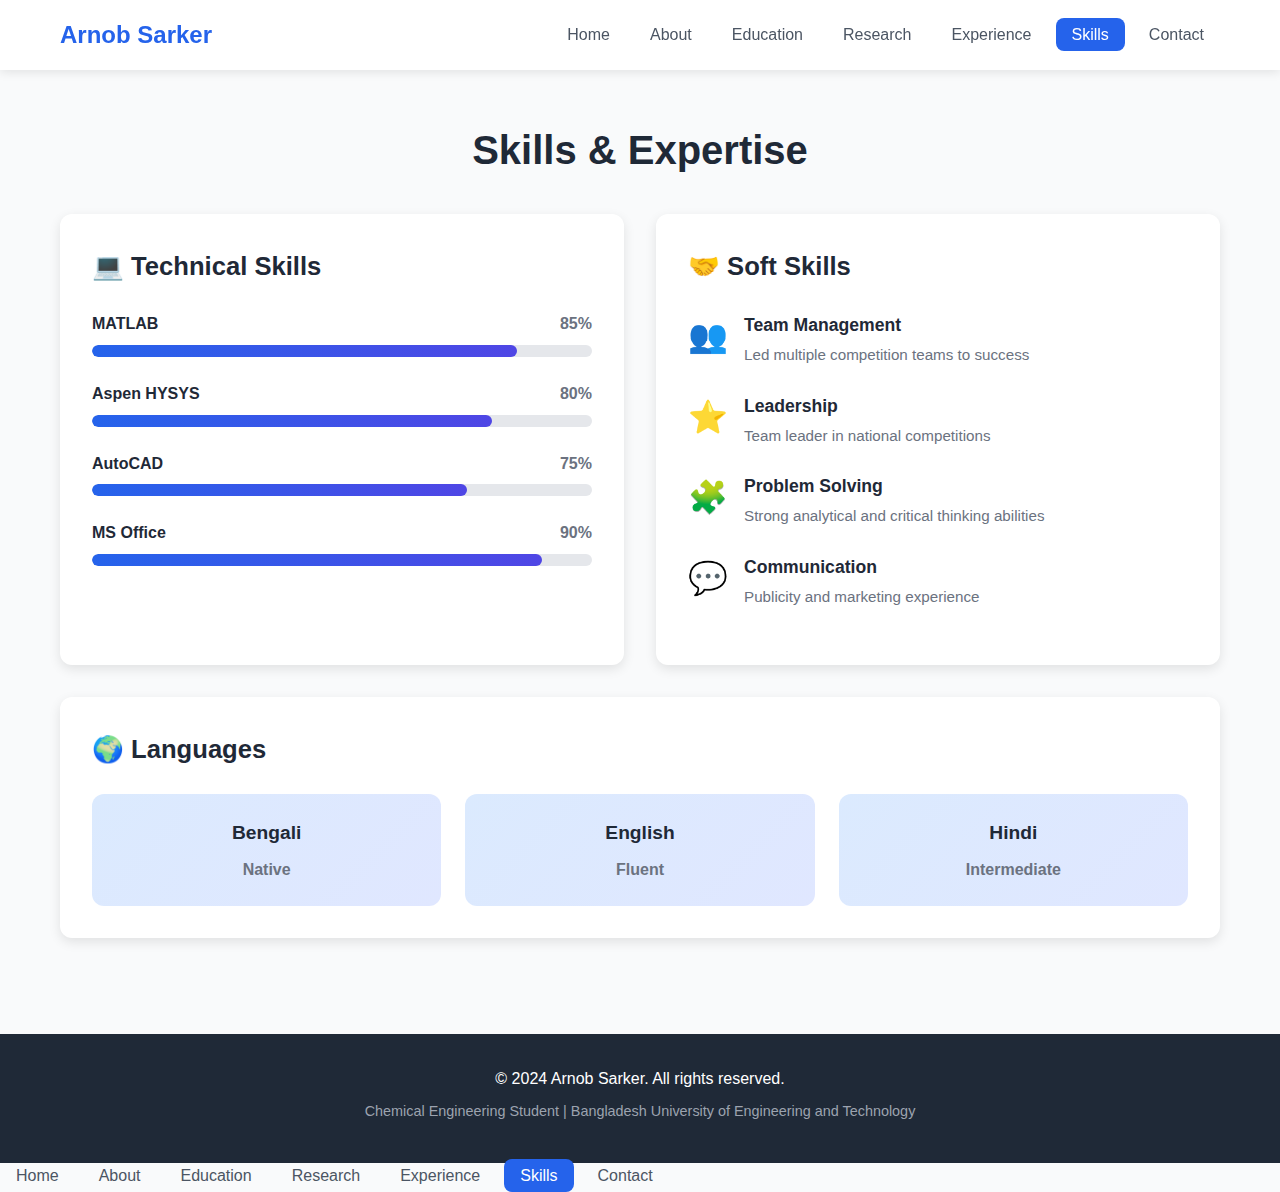
<file: skills.html>
<!DOCTYPE html>
<html lang="en">
<head>
    <meta charset="UTF-8">
    <meta name="viewport" content="width=device-width, initial-scale=1.0">
    <title>Skills - Arnob Sarker</title>
    <link rel="stylesheet" href="css/style.css">
</head>
<body>
    <nav class="navbar">
        <div class="container">
            <div class="logo">Arnob Sarker</div>
            <div class="hamburger" id="hamburger">
                <span></span>
                <span></span>
                <span></span>
            </div>
            <ul class="nav-menu" id="nav-menu">
    <li><a href="index.html">Home</a></li>
    <li><a href="about.html">About</a></li>
    <li><a href="education.html">Education</a></li>
    <li><a href="research.html">Research</a></li> <!-- ADD THIS LINE -->
    <li><a href="experience.html">Experience</a></li>
    <li><a href="skills.html">Skills</a></li>
    <li><a href="contact.html">Contact</a></li>
</ul>
        </div>
    </nav>

    <section class="page-section">
        <div class="container">
            <h1 class="page-title">Skills & Expertise</h1>

            <div class="skills-grid">
                <div class="skills-card">
                    <h2>💻 Technical Skills</h2>
                    
                    <div class="skill-item">
                        <div class="skill-header">
                            <span class="skill-name">MATLAB</span>
                            <span class="skill-percent">85%</span>
                        </div>
                        <div class="skill-bar">
                            <div class="skill-progress" style="width: 85%"></div>
                        </div>
                    </div>

                    <div class="skill-item">
                        <div class="skill-header">
                            <span class="skill-name">Aspen HYSYS</span>
                            <span class="skill-percent">80%</span>
                        </div>
                        <div class="skill-bar">
                            <div class="skill-progress" style="width: 80%"></div>
                        </div>
                    </div>

                    <div class="skill-item">
                        <div class="skill-header">
                            <span class="skill-name">AutoCAD</span>
                            <span class="skill-percent">75%</span>
                        </div>
                        <div class="skill-bar">
                            <div class="skill-progress" style="width: 75%"></div>
                        </div>
                    </div>

                    <div class="skill-item">
                        <div class="skill-header">
                            <span class="skill-name">MS Office</span>
                            <span class="skill-percent">90%</span>
                        </div>
                        <div class="skill-bar">
                            <div class="skill-progress" style="width: 90%"></div>
                        </div>
                    </div>
                </div>

                <div class="skills-card">
                    <h2>🤝 Soft Skills</h2>
                    
                    <div class="soft-skill-item">
                        <div class="soft-skill-icon">👥</div>
                        <div>
                            <h3>Team Management</h3>
                            <p>Led multiple competition teams to success</p>
                        </div>
                    </div>

                    <div class="soft-skill-item">
                        <div class="soft-skill-icon">⭐</div>
                        <div>
                            <h3>Leadership</h3>
                            <p>Team leader in national competitions</p>
                        </div>
                    </div>

                    <div class="soft-skill-item">
                        <div class="soft-skill-icon">🧩</div>
                        <div>
                            <h3>Problem Solving</h3>
                            <p>Strong analytical and critical thinking abilities</p>
                        </div>
                    </div>

                    <div class="soft-skill-item">
                        <div class="soft-skill-icon">💬</div>
                        <div>
                            <h3>Communication</h3>
                            <p>Publicity and marketing experience</p>
                        </div>
                    </div>
                </div>
            </div>

            <div class="languages-card">
                <h2>🌍 Languages</h2>
                <div class="languages-grid">
                    <div class="language-item">
                        <h3>Bengali</h3>
                        <p>Native</p>
                    </div>
                    <div class="language-item">
                        <h3>English</h3>
                        <p>Fluent</p>
                    </div>
                    <div class="language-item">
                        <h3>Hindi</h3>
                        <p>Intermediate</p>
                    </div>
                </div>
            </div>
        </div>
    </section>

    <footer>
        <div class="container">
            <p>&copy; 2024 Arnob Sarker. All rights reserved.</p>
            <p class="footer-subtitle">Chemical Engineering Student | Bangladesh University of Engineering and Technology</p>
        </div>
    </footer>

    <script src="js/main.js"></script>
</body>
</html>
<ul class="nav-menu" id="nav-menu">
    <li><a href="index.html">Home</a></li>
    <li><a href="about.html">About</a></li>
    <li><a href="education.html">Education</a></li>
    <li><a href="research.html">Research</a></li> <!-- ADD THIS LINE -->
    <li><a href="experience.html">Experience</a></li>
    <li><a href="skills.html">Skills</a></li>
    <li><a href="contact.html">Contact</a></li>
</ul>
</file>
<file: css/research.css>

</file>
<file: css/style.css>
/* Reset and Base Styles */
* {
    margin: 0;
    padding: 0;
    box-sizing: border-box;
}

body {
    font-family: -apple-system, BlinkMacSystemFont, 'Segoe UI', Roboto, Oxygen, Ubuntu, Cantarell, sans-serif;
    line-height: 1.6;
    color: #333;
    background-color: #f9fafb;
}


/* Profile Image Styles - Home Page Only */
.profile-image-container {
    width: 200px;
    height: 200px;
    margin: 0 auto 1.5rem;
    border-radius: 50%;
    overflow: hidden;
    border: 6px solid white;
    box-shadow: 0 10px 40px rgba(37, 99, 235, 0.3);
    animation: fadeIn 1s ease-in, float 3s ease-in-out infinite;
    position: relative;
}

.profile-image {
    width: 100%;
    height: 100%;
    object-fit: cover;
    object-position: center;
    transition: transform 0.3s;
}

.profile-image-container:hover .profile-image {
    transform: scale(1.1);
}

/* Floating animation for profile image */
@keyframes float {
    0%, 100% {
        transform: translateY(0px);
    }
    50% {
        transform: translateY(-10px);
    }
}

/* Remove old profile-circle styles (if you want to keep the old one as fallback, leave this commented) */
/*
.profile-circle {
    display: none;
}
*/

/* Responsive adjustments */
@media (max-width: 768px) {
    .profile-image-container {
        width: 160px;
        height: 160px;
        border: 5px solid white;
    }
}

@media (max-width: 480px) {
    .profile-image-container {
        width: 140px;
        height: 140px;
        border: 4px solid white;
    }
}

.container {
    max-width: 1200px;
    margin: 0 auto;
    padding: 0 20px;
}

/* Navigation */
.navbar {
    background: white;
    box-shadow: 0 2px 10px rgba(0,0,0,0.1);
    position: sticky;
    top: 0;
    z-index: 1000;
}

.navbar .container {
    display: flex;
    justify-content: space-between;
    align-items: center;
    padding: 1rem 20px;
}

.logo {
    font-size: 1.5rem;
    font-weight: bold;
    color: #2563eb;
}

.nav-menu {
    display: flex;
    list-style: none;
    gap: 0.5rem;
}

.nav-menu a {
    text-decoration: none;
    color: #4b5563;
    padding: 0.5rem 1rem;
    border-radius: 0.5rem;
    transition: all 0.3s;
}

.nav-menu a:hover,
.nav-menu a.active {
    background: #2563eb;
    color: white;
}

/* Hamburger Menu */
.hamburger {
    display: none;
    flex-direction: column;
    cursor: pointer;
    gap: 4px;
}

.hamburger span {
    width: 25px;
    height: 3px;
    background: #333;
    transition: 0.3s;
}

/* Hero Section */
.hero {
    min-height: calc(100vh - 80px);
    display: flex;
    align-items: center;
    background: linear-gradient(135deg, #dbeafe 0%, #e0e7ff 100%);
    padding: 2rem 0;
}

.hero-content {
    text-align: center;
    animation: fadeIn 1s ease-in;
}

.profile-circle {
    width: 120px;
    height: 120px;
    background: linear-gradient(135deg, #2563eb, #4f46e5);
    border-radius: 50%;
    display: flex;
    align-items: center;
    justify-content: center;
    color: white;
    font-size: 3rem;
    font-weight: bold;
    margin: 0 auto 1.5rem;
}

.hero h1 {
    font-size: 3rem;
    color: #1f2937;
    margin-bottom: 0.5rem;
}

.hero h2 {
    font-size: 1.5rem;
    color: #4b5563;
    margin-bottom: 1.5rem;
}

.tagline {
    font-size: 1.1rem;
    color: #6b7280;
    max-width: 800px;
    margin: 0 auto 2rem;
    line-height: 1.8;
}

.cta-buttons {
    display: flex;
    gap: 1rem;
    justify-content: center;
    margin-bottom: 3rem;
}

.btn {
    padding: 0.75rem 2rem;
    border-radius: 0.5rem;
    text-decoration: none;
    font-weight: 600;
    transition: all 0.3s;
    display: inline-block;
}

.btn-primary {
    background: #2563eb;
    color: white;
}

.btn-primary:hover {
    background: #1d4ed8;
    transform: translateY(-2px);
    box-shadow: 0 4px 12px rgba(37, 99, 235, 0.3);
}

.btn-secondary {
    border: 2px solid #2563eb;
    color: #2563eb;
    background: transparent;
}

.btn-secondary:hover {
    background: #dbeafe;
    transform: translateY(-2px);
}

.achievements-preview {
    display: flex;
    gap: 1.5rem;
    justify-content: center;
    flex-wrap: wrap;
}

.achievement-badge {
    background: white;
    padding: 1rem 1.5rem;
    border-radius: 0.5rem;
    box-shadow: 0 2px 8px rgba(0,0,0,0.1);
    display: flex;
    align-items: center;
    gap: 0.5rem;
}

.badge-icon {
    font-size: 1.5rem;
}

.badge-text {
    font-weight: 600;
    color: #1f2937;
}

/* Page Sections */
.page-section {
    padding: 3rem 0;
    min-height: calc(100vh - 200px);
}

.page-title {
    font-size: 2.5rem;
    color: #1f2937;
    margin-bottom: 2rem;
    text-align: center;
}

.section-subtitle {
    font-size: 1.8rem;
    color: #1f2937;
    margin: 2.5rem 0 1.5rem;
}

/* About Page */
.about-grid {
    display: grid;
    grid-template-columns: repeat(auto-fit, minmax(250px, 1fr));
    gap: 1.5rem;
    margin-bottom: 2rem;
}

.about-card {
    background: white;
    padding: 2rem;
    border-radius: 0.75rem;
    box-shadow: 0 4px 12px rgba(0,0,0,0.1);
    text-align: center;
    transition: transform 0.3s;
}

.about-card:hover {
    transform: translateY(-5px);
}

.card-icon {
    font-size: 3rem;
    margin-bottom: 1rem;
}

.about-card h3 {
    font-size: 1.3rem;
    color: #1f2937;
    margin-bottom: 0.5rem;
}

.about-card p {
    color: #6b7280;
}

.content-card {
    background: white;
    padding: 2rem;
    border-radius: 0.75rem;
    box-shadow: 0 4px 12px rgba(0,0,0,0.1);
    margin-bottom: 2rem;
}

.content-card h2 {
    font-size: 1.8rem;
    color: #1f2937;
    margin-bottom: 1rem;
}

.content-card p {
    color: #4b5563;
    margin-bottom: 1rem;
    line-height: 1.8;
}

.quote-card {
    background: linear-gradient(135deg, #dbeafe, #e0e7ff);
    padding: 2rem;
    border-radius: 0.75rem;
    text-align: center;
}

.quote-card blockquote {
    font-size: 1.3rem;
    font-style: italic;
    color: #1f2937;
    font-weight: 500;
}

/* Education Page */
.timeline {
    position: relative;
    padding-left: 2rem;
}

.timeline::before {
    content: '';
    position: absolute;
    left: 0;
    top: 0;
    bottom: 0;
    width: 2px;
    background: #e5e7eb;
}

.timeline-item {
    position: relative;
    margin-bottom: 2rem;
}

.timeline-marker {
    position: absolute;
    left: -2.5rem;
    top: 0.5rem;
    width: 1rem;
    height: 1rem;
    border-radius: 50%;
    border: 3px solid white;
    box-shadow: 0 2px 8px rgba(0,0,0,0.1);
}

.timeline-marker.blue {
    background: #2563eb;
}

.timeline-marker.indigo {
    background: #4f46e5;
}

.timeline-marker.purple {
    background: #7c3aed;
}

.timeline-content {
    background: white;
    padding: 2rem;
    border-radius: 0.75rem;
    box-shadow: 0 4px 12px rgba(0,0,0,0.1);
    border-left: 4px solid #2563eb;
}

.timeline-item:nth-child(2) .timeline-content {
    border-left-color: #4f46e5;
}

.timeline-item:nth-child(3) .timeline-content {
    border-left-color: #7c3aed;
}

.education-header {
    display: flex;
    justify-content: space-between;
    align-items: start;
    margin-bottom: 1rem;
    flex-wrap: wrap;
    gap: 1rem;
}

.education-header h2 {
    font-size: 1.5rem;
    color: #1f2937;
    margin-bottom: 0.25rem;
}

.education-header h3 {
    font-size: 1.1rem;
    color: #2563eb;
    font-weight: 600;
}

.year {
    font-weight: 600;
    color: #6b7280;
    white-space: nowrap;
}

.gpa-badge {
    display: inline-block;
    padding: 0.5rem 1rem;
    border-radius: 0.5rem;
    font-weight: 700;
    margin-bottom: 1rem;
}

.gpa-badge.blue {
    background: #dbeafe;
    color: #1e40af;
}

.gpa-badge.indigo {
    background: #e0e7ff;
    color: #3730a3;
}

.gpa-badge.purple {
    background: #ede9fe;
    color: #5b21b6;
}

.timeline-content p {
    color: #4b5563;
    line-height: 1.8;
}

/* Experience Page */
.experience-grid {
    display: grid;
    gap: 1.5rem;
    margin-bottom: 3rem;
}

.experience-card {
    background: white;
    padding: 2rem;
    border-radius: 0.75rem;
    box-shadow: 0 4px 12px rgba(0,0,0,0.1);
    transition: transform 0.3s;
}

.experience-card:hover {
    transform: translateY(-5px);
}

.card-header {
    display: flex;
    justify-content: space-between;
    align-items: start;
    margin-bottom: 1rem;
    gap: 1rem;
}

.card-header h3 {
    font-size: 1.4rem;
    color: #1f2937;
    margin-bottom: 0.25rem;
}

.card-header h4 {
    font-size: 1.1rem;
    color: #2563eb;
    font-weight: 600;
}

.location {
    color: #6b7280;
    font-size: 0.95rem;
}

.icon {
    font-size: 2rem;
}

.year-badge {
    background: #dbeafe;
    color: #1e40af;
    padding: 0.5rem 1rem;
    border-radius: 0.5rem;
    font-weight: 600;
    white-space: nowrap;
}

.experience-card p {
    color: #4b5563;
    line-height: 1.8;
}

.responsibilities {
    list-style: none;
    padding-left: 0;
}

.responsibilities li {
    color: #4b5563;
    padding: 0.5rem 0;
    padding-left: 1.5rem;
    position: relative;
}

.responsibilities li::before {
    content: '•';
    position: absolute;
    left: 0;
    color: #2563eb;
    font-size: 1.5rem;
}

.achievements-grid {
    display: grid;
    grid-template-columns: repeat(auto-fit, minmax(300px, 1fr));
    gap: 1.5rem;
}

.achievement-card {
    padding: 2rem;
    border-radius: 0.75rem;
    box-shadow: 0 4px 12px rgba(0,0,0,0.1);
    text-align: center;
    border: 2px solid;
    transition: transform 0.3s;
}

.achievement-card:hover {
    transform: translateY(-5px);
}

.achievement-card.gold {
    background: linear-gradient(135deg, #fef3c7, #fde68a);
    border-color: #f59e0b;
}

.achievement-card.silver {
    background: linear-gradient(135deg, #f3f4f6, #e5e7eb);
    border-color: #6b7280;
}

.achievement-card.bronze {
    background: linear-gradient(135deg, #dbeafe, #bfdbfe);
    border-color: #2563eb;
}

.achievement-icon {
    font-size: 3rem;
    margin-bottom: 1rem;
}

.achievement-card h3 {
    font-size: 1.3rem;
    color: #1f2937;
    margin-bottom: 0.5rem;
}

.achievement-card .year {
    display: block;
    color: #6b7280;
    font-weight: 600;
    margin-bottom: 0.5rem;
}

.achievement-card p {
    color: #4b5563;
}

/* Skills Page */
.skills-grid {
    display: grid;
    grid-template-columns: repeat(auto-fit, minmax(350px, 1fr));
    gap: 2rem;
    margin-bottom: 2rem;
}

.skills-card {
    background: white;
    padding: 2rem;
    border-radius: 0.75rem;
    box-shadow: 0 4px 12px rgba(0,0,0,0.1);
}

.skills-card h2 {
    font-size: 1.6rem;
    color: #1f2937;
    margin-bottom: 1.5rem;
}

.skill-item {
    margin-bottom: 1.5rem;
}

.skill-header {
    display: flex;
    justify-content: space-between;
    margin-bottom: 0.5rem;
}

.skill-name {
    font-weight: 600;
    color: #1f2937;
}

.skill-percent {
    color: #6b7280;
    font-weight: 600;
}

.skill-bar {
    height: 0.75rem;
    background: #e5e7eb;
    border-radius: 1rem;
    overflow: hidden;
}

.skill-progress {
    height: 100%;
    background: linear-gradient(90deg, #2563eb, #4f46e5);
    border-radius: 1rem;
    transition: width 1s ease;
}

.soft-skill-item {
    display: flex;
    align-items: start;
    gap: 1rem;
    margin-bottom: 1.5rem;
}

.soft-skill-icon {
    font-size: 2rem;
    flex-shrink: 0;
}

.soft-skill-item h3 {
    font-size: 1.1rem;
    color: #1f2937;
    margin-bottom: 0.25rem;
}

.soft-skill-item p {
    color: #6b7280;
    font-size: 0.95rem;
}

.languages-card {
    background: white;
    padding: 2rem;
    border-radius: 0.75rem;
    box-shadow: 0 4px 12px rgba(0,0,0,0.1);
}

.languages-card h2 {
    font-size: 1.6rem;
    color: #1f2937;
    margin-bottom: 1.5rem;
}

.languages-grid {
    display: grid;
    grid-template-columns: repeat(auto-fit, minmax(150px, 1fr));
    gap: 1.5rem;
}

.language-item {
    text-align: center;
    padding: 1.5rem;
    background: linear-gradient(135deg, #dbeafe, #e0e7ff);
    border-radius: 0.75rem;
}

.language-item h3 {
    font-size: 1.2rem;
    color: #1f2937;
    margin-bottom: 0.5rem;
}

.language-item p {
    color: #6b7280;
    font-weight: 600;
}

/* Contact Page */
.contact-grid {
    display: grid;
    grid-template-columns: repeat(auto-fit, minmax(350px, 1fr));
    gap: 2rem;
}

.contact-info-card,
.connect-card {
    background: white;
    padding: 2rem;
    border-radius: 0.75rem;
    box-shadow: 0 4px 12px rgba(0,0,0,0.1);
}

.contact-info-card h2,
.connect-card h2 {
    font-size: 1.6rem;
    color: #1f2937;
    margin-bottom: 1.5rem;
}

.contact-item {
    display: flex;
    align-items: start;
    gap: 1rem;
    margin-bottom: 1.5rem;
}

.contact-icon {
    font-size: 1.8rem;
    flex-shrink: 0;
}

.contact-item h3 {
    font-size: 1.1rem;
    color: #1f2937;
    margin-bottom: 0.25rem;
}

.contact-item a {
    color: #2563eb;
    text-decoration: none;
}

.contact-item a:hover {
    text-decoration: underline;
}

.contact-item p {
    color: #6b7280;
    line-height: 1.6;
}

.connect-card p {
    color: #4b5563;
    margin-bottom: 1.5rem;
    line-height: 1.8;
}

.social-links {
    display: flex;
    flex-direction: column;
    gap: 1rem;
    margin-bottom: 2rem;
}

.social-btn {
    display: flex;
    align-items: center;
    gap: 0.75rem;
    padding: 1rem;
    border-radius: 0.5rem;
    text-decoration: none;
    color: white;
    transition: all 0.3s;
}

.social-btn.github {
    background: #1f2937;
}

.social-btn.github:hover {
    background: #111827;
    transform: translateY(-2px);
}

.social-btn.linkedin {
    background: #2563eb;
}

.social-btn.linkedin:hover {
    background: #1d4ed8;
    transform: translateY(-2px);
}

.social-icon {
    font-size: 1.5rem;
}

.quote-box {
    background: linear-gradient(135deg, #dbeafe, #e0e7ff);
    padding: 1.5rem;
    border-radius: 0.75rem;
    text-align: center;
}

.quote-box p {
    font-style: italic;
    color: #1f2937;
    font-weight: 500;
    margin: 0;
}

/* Footer */
footer {
    background: #1f2937;
    color: white;
    padding: 2rem 0;
    text-align: center;
    margin-top: 3rem;
}

footer p {
    margin-bottom: 0.5rem;
}

.footer-subtitle {
    color: #9ca3af;
    font-size: 0.9rem;
}

/* Animations */
@keyframes fadeIn {
    from {
        opacity: 0;
        transform: translateY(20px);
    }
    to {
        opacity: 1;
        transform: translateY(0);
    }
}

/* Responsive Design */
@media (max-width: 768px) {
    .hamburger {
        display: flex;
    }

    .nav-menu {
        position: absolute;
        left: -100%;
        top: 70px;
        flex-direction: column;
        background-color: white;
        width: 100%;
        text-align: center;
        transition: 0.3s;
        box-shadow: 0 10px 27px rgba(0,0,0,0.1);
    }

    .nav-menu.active {
        left: 0;
    }

    .nav-menu li {
        margin: 0;
    }

    .nav-menu a {
        display: block;
        padding: 1rem;
    }

    .hero h1 {
        font-size: 2rem;
    }

    .hero h2 {
        font-size: 1.2rem;
    }

    .tagline {
        font-size: 1rem;
    }

    .cta-buttons {
        flex-direction: column;
        align-items: center;
    }

    .btn {
        width: 200px;
    }

    .achievements-preview {
        flex-direction: column;
        align-items: center;
    }

    .page-title {
        font-size: 2rem;
    }

    .section-subtitle {
        font-size: 1.5rem;
    }

    .about-grid,
    .skills-grid,
    .achievements-grid,
    .contact-grid {
        grid-template-columns: 1fr;
    }

    .education-header {
        flex-direction: column;
    }

    .card-header {
        flex-direction: column;
    }

    .languages-grid {
        grid-template-columns: 1fr;
    }

    .timeline {
        padding-left: 1.5rem;
    }

    .timeline-marker {
        left: -2rem;
    }
}

@media (max-width: 480px) {
    .container {
        padding: 0 15px;
    }

    .hero h1 {
        font-size: 1.75rem;
    }

    .profile-circle {
        width: 100px;
        height: 100px;
        font-size: 2.5rem;
    }

    .page-title {
        font-size: 1.75rem;
    }

    .content-card,
    .experience-card,
    .skills-card,
    .contact-info-card,
    .connect-card {
        padding: 1.5rem;
    }
}
</file>
